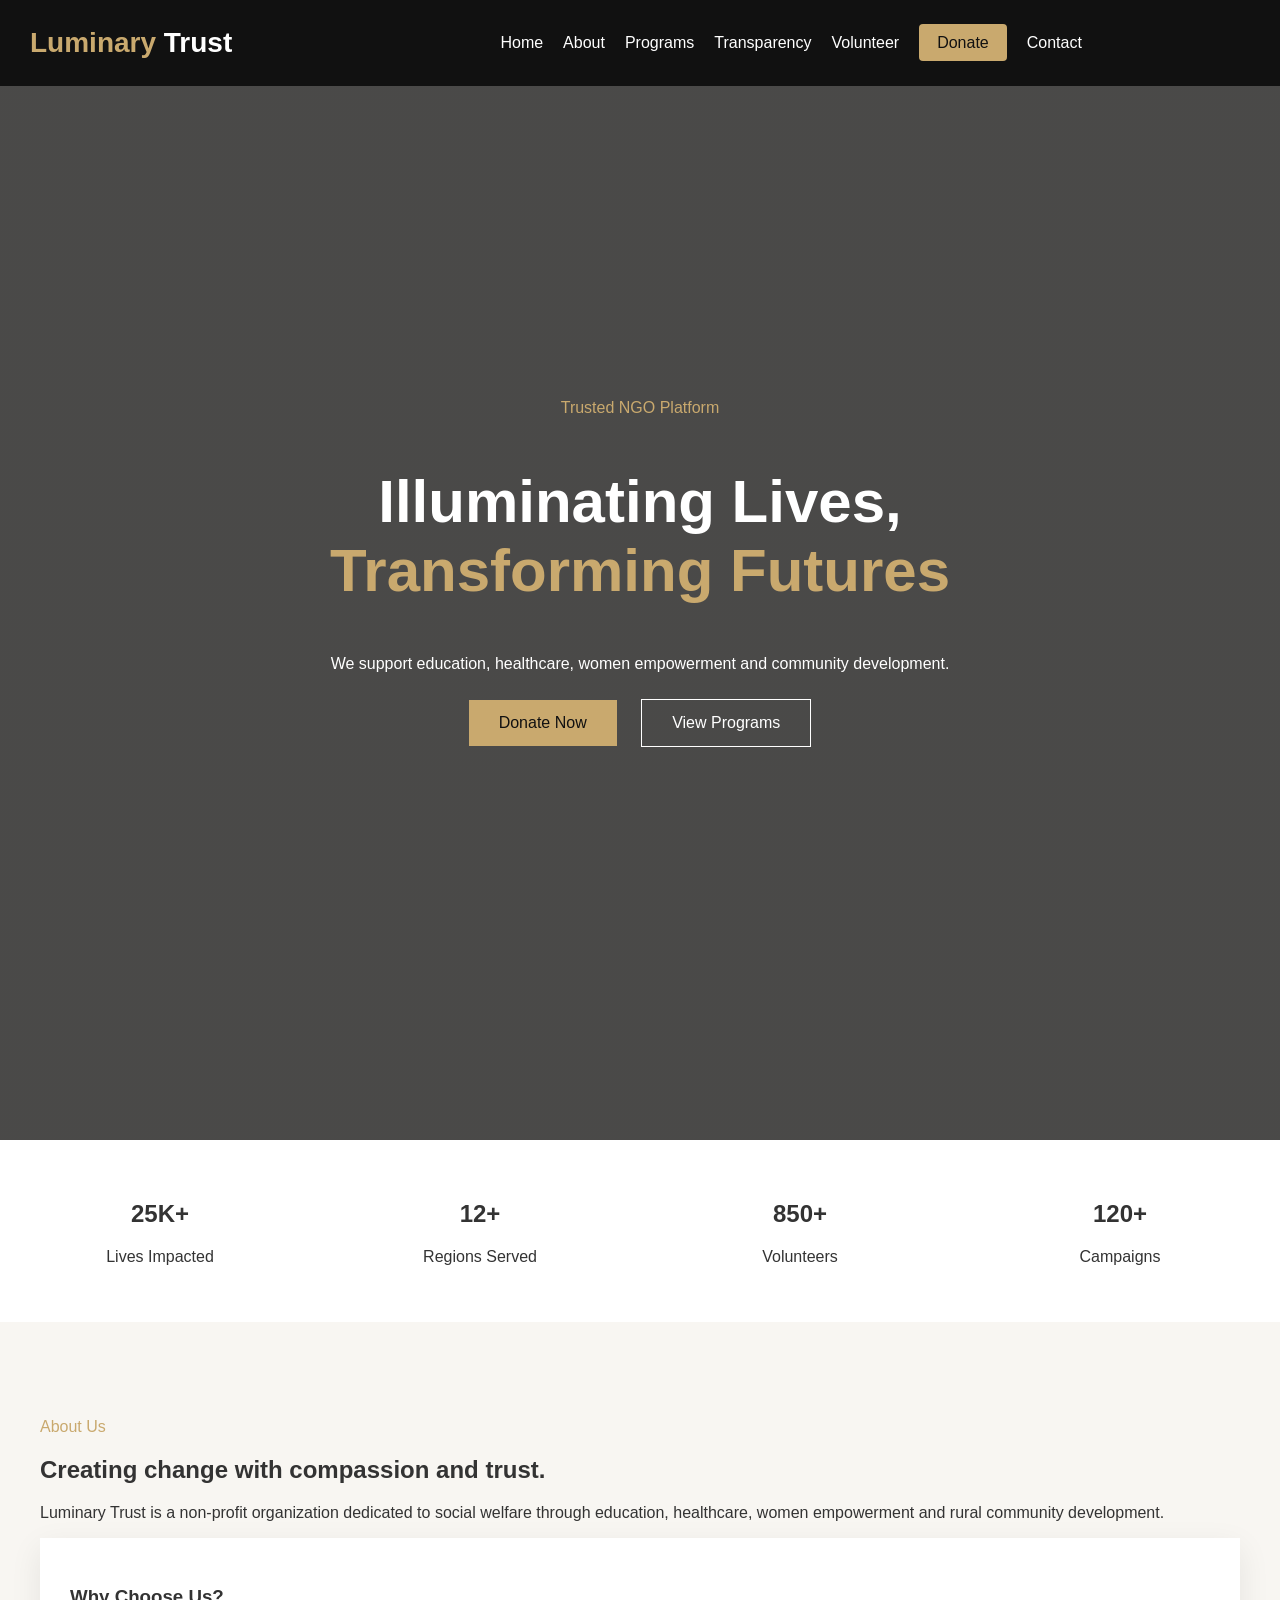
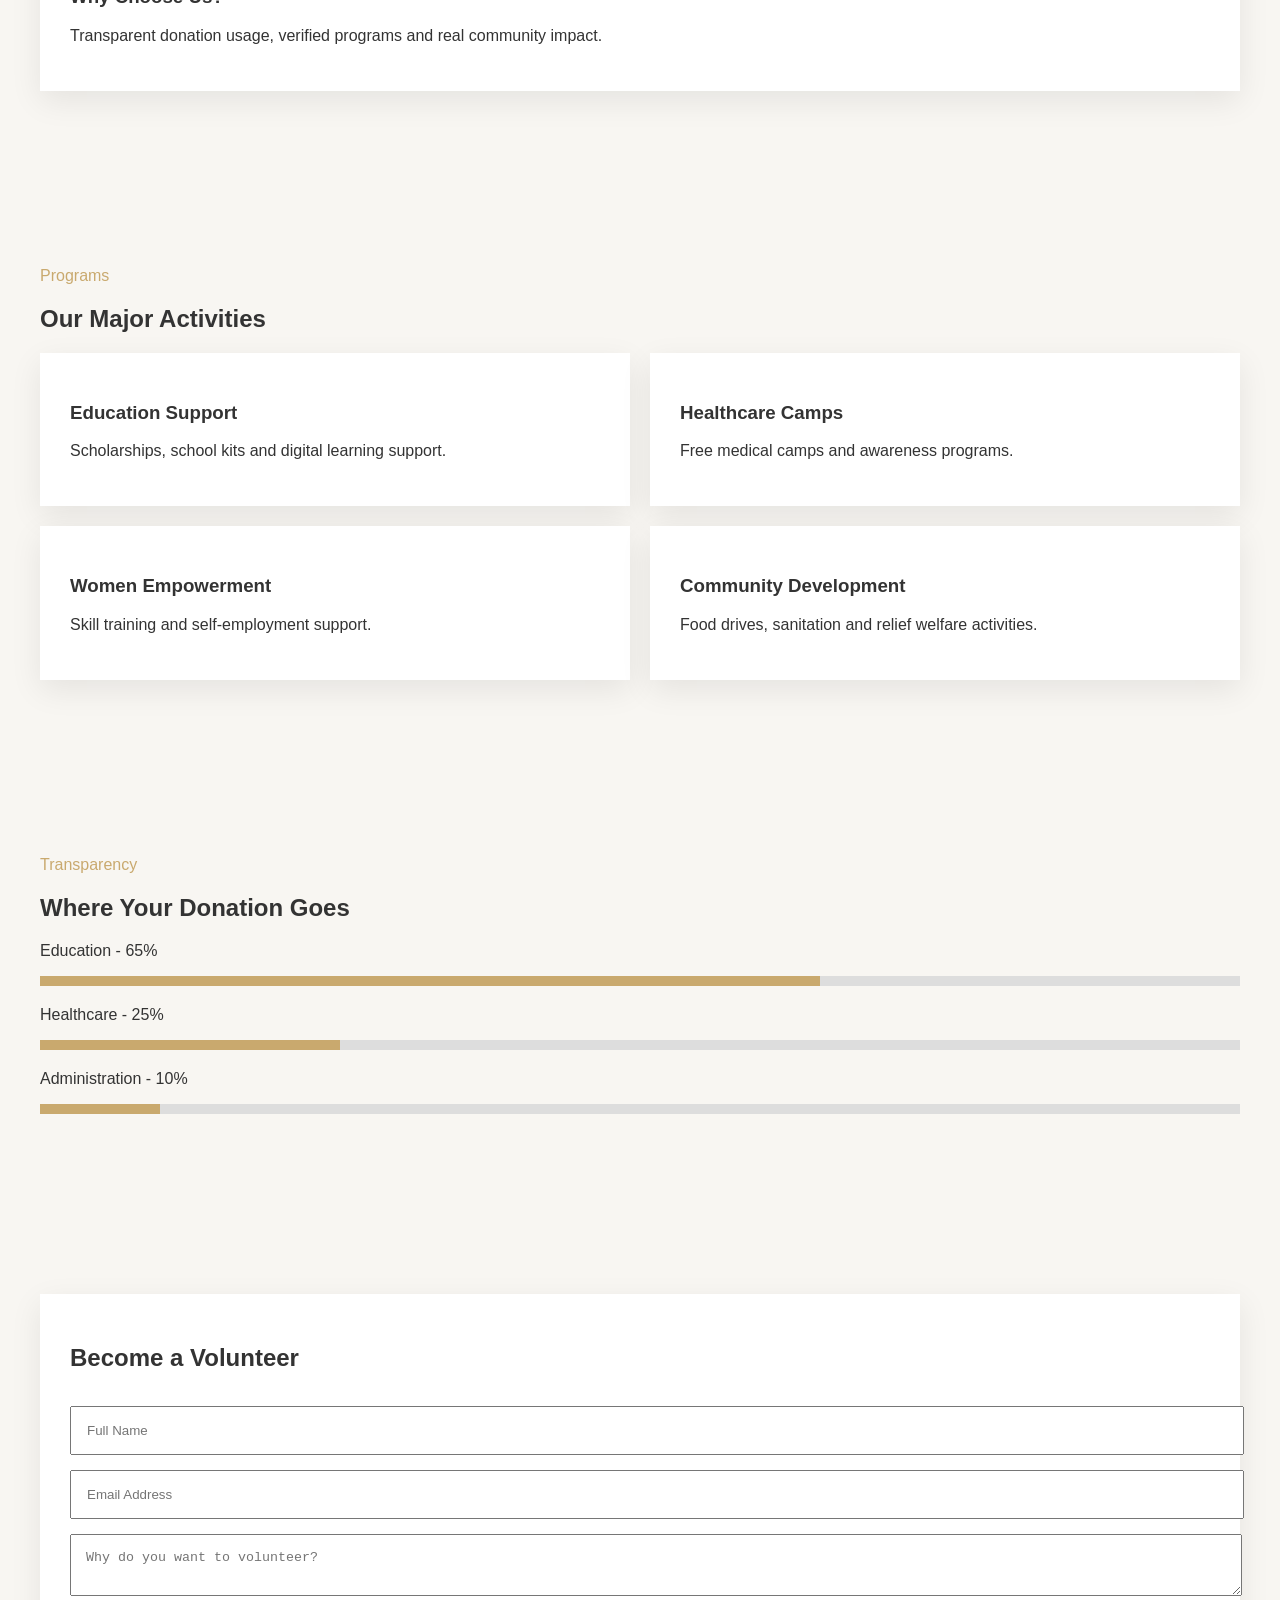
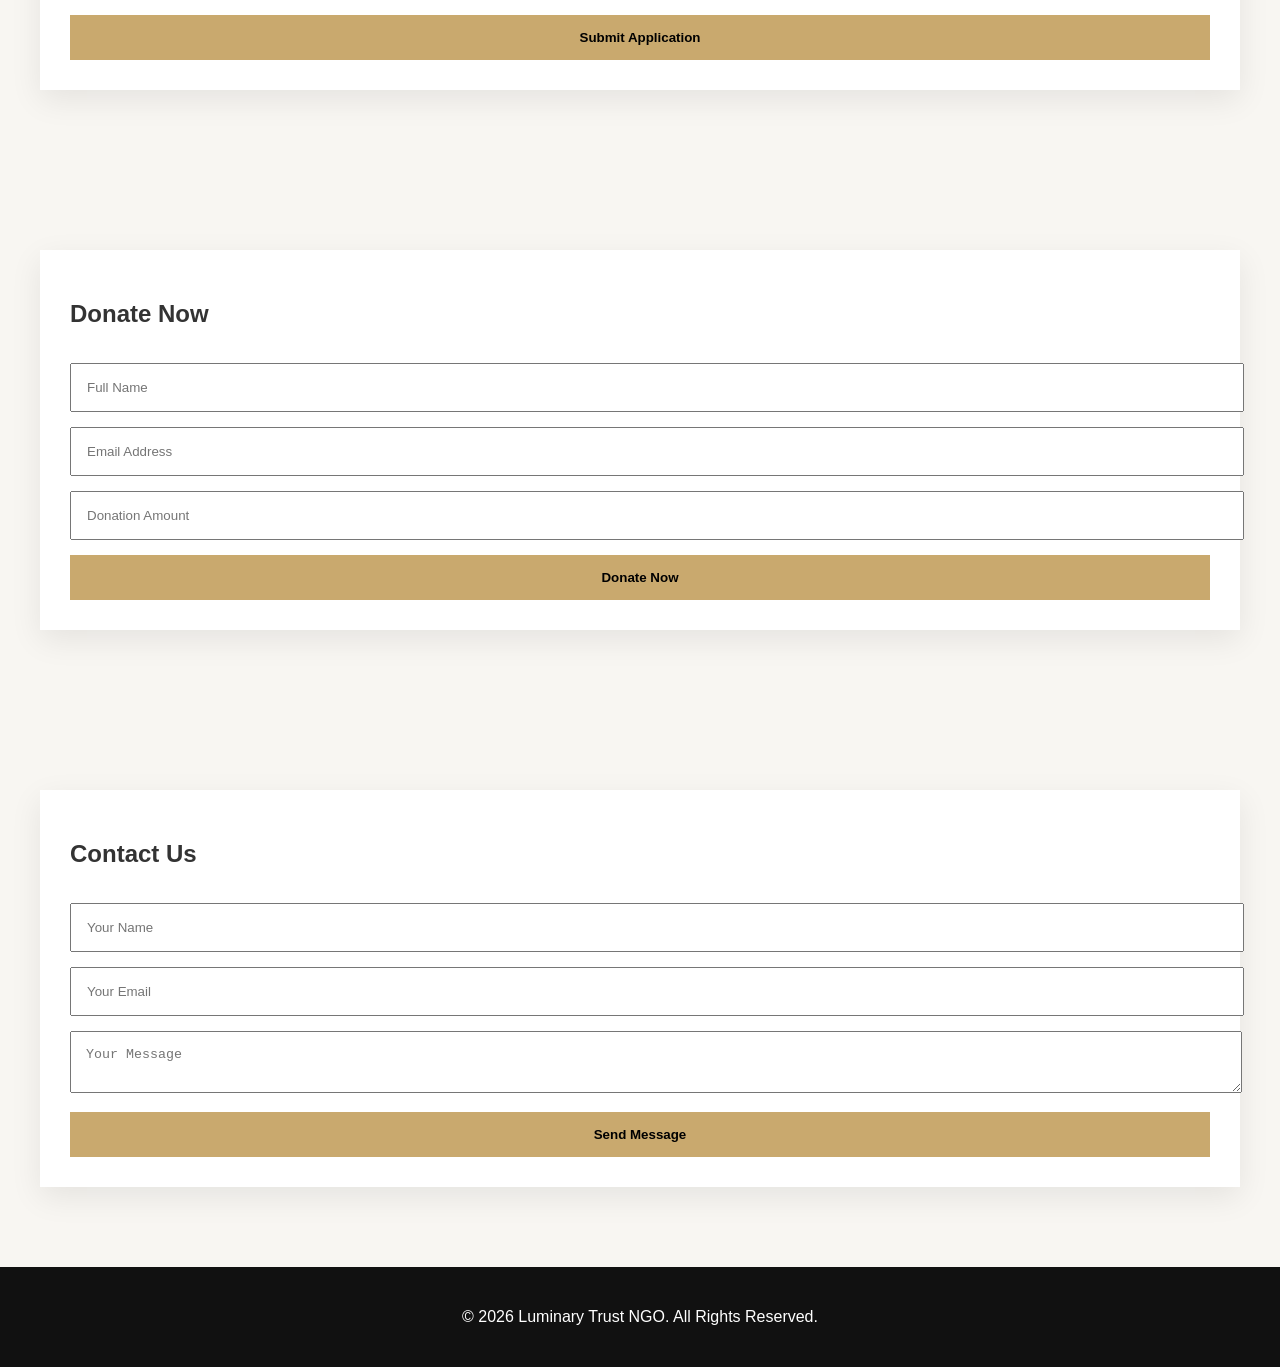
<file: index.html>
<!DOCTYPE html>
<html lang="en">
<head>
<meta charset="UTF-8">
<meta name="viewport" content="width=device-width, initial-scale=1.0">
<title>Luminary Trust NGO</title>
<link rel="manifest" href="manifest.json">
<meta name="theme-color" content="#c9a96e">
<link rel="stylesheet" href="style.css">
</head>
<body>

<nav>
<a href="#" class="logo">Luminary <span>Trust</span></a>

<ul class="nav-links" id="navLinks">
<li><a href="#home">Home</a></li>
<li><a href="#about">About</a></li>
<li><a href="#programs">Programs</a></li>
<li><a href="#transparency">Transparency</a></li>
<li><a href="#volunteer">Volunteer</a></li>
<li><a href="#donate" class="donate-btn">Donate</a></li>
<li><a href="#contact">Contact</a></li>
</ul>

<div class="hamburger" id="hamburger">
<span></span><span></span><span></span>
</div>
</nav>

<section class="hero" id="home">
<div>
<p class="small-title">Trusted NGO Platform</p>
<h1>Illuminating Lives,<br><span>Transforming Futures</span></h1>
<p>We support education, healthcare, women empowerment and community development.</p>
<a href="#donate" class="btn">Donate Now</a>
<a href="#programs" class="btn-outline">View Programs</a>
</div>
</section>

<section class="impact">
<div><h2>25K+</h2><p>Lives Impacted</p></div>
<div><h2>12+</h2><p>Regions Served</p></div>
<div><h2>850+</h2><p>Volunteers</p></div>
<div><h2>120+</h2><p>Campaigns</p></div>
</section>

<section class="section two-col" id="about">
<div>
<p class="small-title">About Us</p>
<h2>Creating change with compassion and trust.</h2>
<p>Luminary Trust is a non-profit organization dedicated to social welfare through education, healthcare, women empowerment and rural community development.</p>
</div>

<div class="card">
<h3>Why Choose Us?</h3>
<p>Transparent donation usage, verified programs and real community impact.</p>
</div>
</section>

<section class="section light" id="programs">
<p class="small-title">Programs</p>
<h2>Our Major Activities</h2>

<div class="grid">
<div class="card">
<h3>Education Support</h3>
<p>Scholarships, school kits and digital learning support.</p>
</div>

<div class="card">
<h3>Healthcare Camps</h3>
<p>Free medical camps and awareness programs.</p>
</div>

<div class="card">
<h3>Women Empowerment</h3>
<p>Skill training and self-employment support.</p>
</div>

<div class="card">
<h3>Community Development</h3>
<p>Food drives, sanitation and relief welfare activities.</p>
</div>
</div>
</section>

<section class="section" id="transparency">
<p class="small-title">Transparency</p>
<h2>Where Your Donation Goes</h2>

<div class="bar">
<span>Education - 65%</span>
<div><p style="width:65%"></p></div>
</div>

<div class="bar">
<span>Healthcare - 25%</span>
<div><p style="width:25%"></p></div>
</div>

<div class="bar">
<span>Administration - 10%</span>
<div><p style="width:10%"></p></div>
</div>
</section>

<section class="form-section" id="volunteer">
<form>
<h2>Become a Volunteer</h2>
<input type="text" placeholder="Full Name" required>
<input type="email" placeholder="Email Address" required>
<textarea placeholder="Why do you want to volunteer?"></textarea>
<button type="submit">Submit Application</button>
</form>
</section>

<section class="form-section" id="donate">
<form>
<h2>Donate Now</h2>
<input type="text" placeholder="Full Name" required>
<input type="email" placeholder="Email Address" required>
<input type="number" placeholder="Donation Amount" required>
<button type="submit">Donate Now</button>
</form>
</section>

<section class="form-section" id="contact">
<form>
<h2>Contact Us</h2>
<input type="text" placeholder="Your Name" required>
<input type="email" placeholder="Your Email" required>
<textarea placeholder="Your Message"></textarea>
<button type="submit">Send Message</button>
</form>
</section>

<footer>
<p>© 2026 Luminary Trust NGO. All Rights Reserved.</p>
</footer>

<script src="script.js"></script>
<script>
if ("serviceWorker" in navigator) {
navigator.serviceWorker.register("service-worker.js");
}
</script>

</body>
</html>
</file>
<file: style.css>
body{font-family:Arial,sans-serif;background:#f8f6f2;color:#333;margin:0}nav{position:fixed;top:0;width:100%;background:#111;padding:18px 30px;display:flex;justify-content:space-between;align-items:center;z-index:1000}.logo{color:#c9a96e;text-decoration:none;font-size:28px;font-weight:bold}.logo span{color:#fff}.nav-links{display:flex;list-style:none;gap:20px}.nav-links a{text-decoration:none;color:#fff}.donate-btn{background:#c9a96e;padding:10px 18px;border-radius:4px;color:#111!important}.hero{min-height:100vh;background:linear-gradient(rgba(0,0,0,.7),rgba(0,0,0,.7)),url('https://images.unsplash.com/photo-1488521787991-ed7bbaae773c?auto=format&fit=crop&w=1600&q=80');background-size:cover;display:flex;justify-content:center;align-items:center;text-align:center;color:#fff;padding:120px 20px}.hero h1{font-size:60px}.hero h1 span,.small-title{color:#c9a96e}.btn,.btn-outline{padding:14px 30px;text-decoration:none;margin:10px;display:inline-block}.btn{background:#c9a96e;color:#111}.btn-outline{border:1px solid #fff;color:#fff}.impact{display:grid;grid-template-columns:repeat(4,1fr);background:#fff}.impact div{text-align:center;padding:40px}.section,.form-section{padding:80px 25px;max-width:1200px;margin:auto}.grid{display:grid;grid-template-columns:repeat(2,1fr);gap:20px}.card,form{background:#fff;padding:30px;box-shadow:0 10px 30px rgba(0,0,0,.08)}input,textarea,button{width:100%;padding:15px;margin-top:15px}button{background:#c9a96e;border:none;font-weight:bold}.bar{margin:20px 0}.bar div{height:10px;background:#ddd}.bar p{height:100%;background:#c9a96e}footer{background:#111;color:#fff;text-align:center;padding:25px}@media(max-width:768px){.impact,.grid{grid-template-columns:1fr}.nav-links{display:none}.hero h1{font-size:38px}}
</file>
